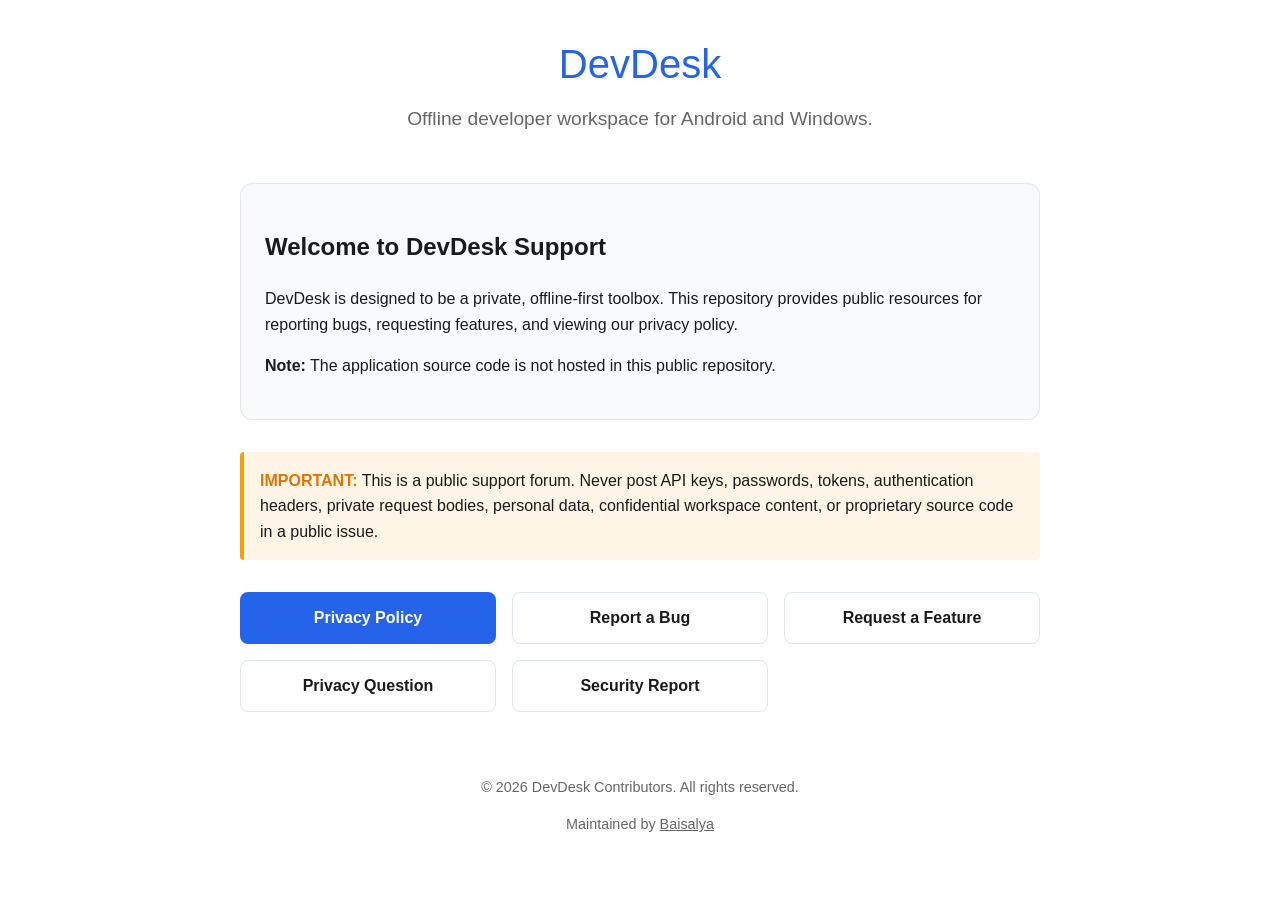
<file: docs/index.html>
<!DOCTYPE html>
<html lang="en">
<head>
    <meta charset="UTF-8">
    <meta name="viewport" content="width=device-width, initial-scale=1.0">
    <title>DevDesk Support</title>
    <link rel="stylesheet" href="styles.css">
</head>
<body>
    <div class="container">
        <header>
            <div class="brand">DevDesk</div>
            <div class="tagline">Offline developer workspace for Android and Windows.</div>
        </header>

        <section class="card">
            <h2>Welcome to DevDesk Support</h2>
            <p>DevDesk is designed to be a private, offline-first toolbox. This repository provides public resources for reporting bugs, requesting features, and viewing our privacy policy.</p>
            <p><strong>Note:</strong> The application source code is not hosted in this public repository.</p>
        </section>

        <div class="warning">
            <strong>IMPORTANT:</strong> This is a public support forum. Never post API keys, passwords, tokens, authentication headers, private request bodies, personal data, confidential workspace content, or proprietary source code in a public issue.
        </div>

        <div class="button-grid">
            <a href="privacy-policy.html" class="btn btn-primary">Privacy Policy</a>
            <a href="https://github.com/Baisalya/devdesk-support/issues/new?template=bug_report.yml" class="btn btn-outline" rel="noopener noreferrer">Report a Bug</a>
            <a href="https://github.com/Baisalya/devdesk-support/issues/new?template=feature_request.yml" class="btn btn-outline" rel="noopener noreferrer">Request a Feature</a>
            <a href="https://github.com/Baisalya/devdesk-support/issues/new?template=privacy_question.yml" class="btn btn-outline" rel="noopener noreferrer">Privacy Question</a>
            <a href="https://github.com/Baisalya/devdesk-support/security/advisories/new" class="btn btn-outline" rel="noopener noreferrer">Security Report</a>
        </div>

        <footer>
            <p>&copy; 2026 DevDesk Contributors. All rights reserved.</p>
            <p>Maintained by <a href="https://github.com/Baisalya" style="color: var(--muted-text);">Baisalya</a></p>
        </footer>
    </div>
</body>
</html>
</file>
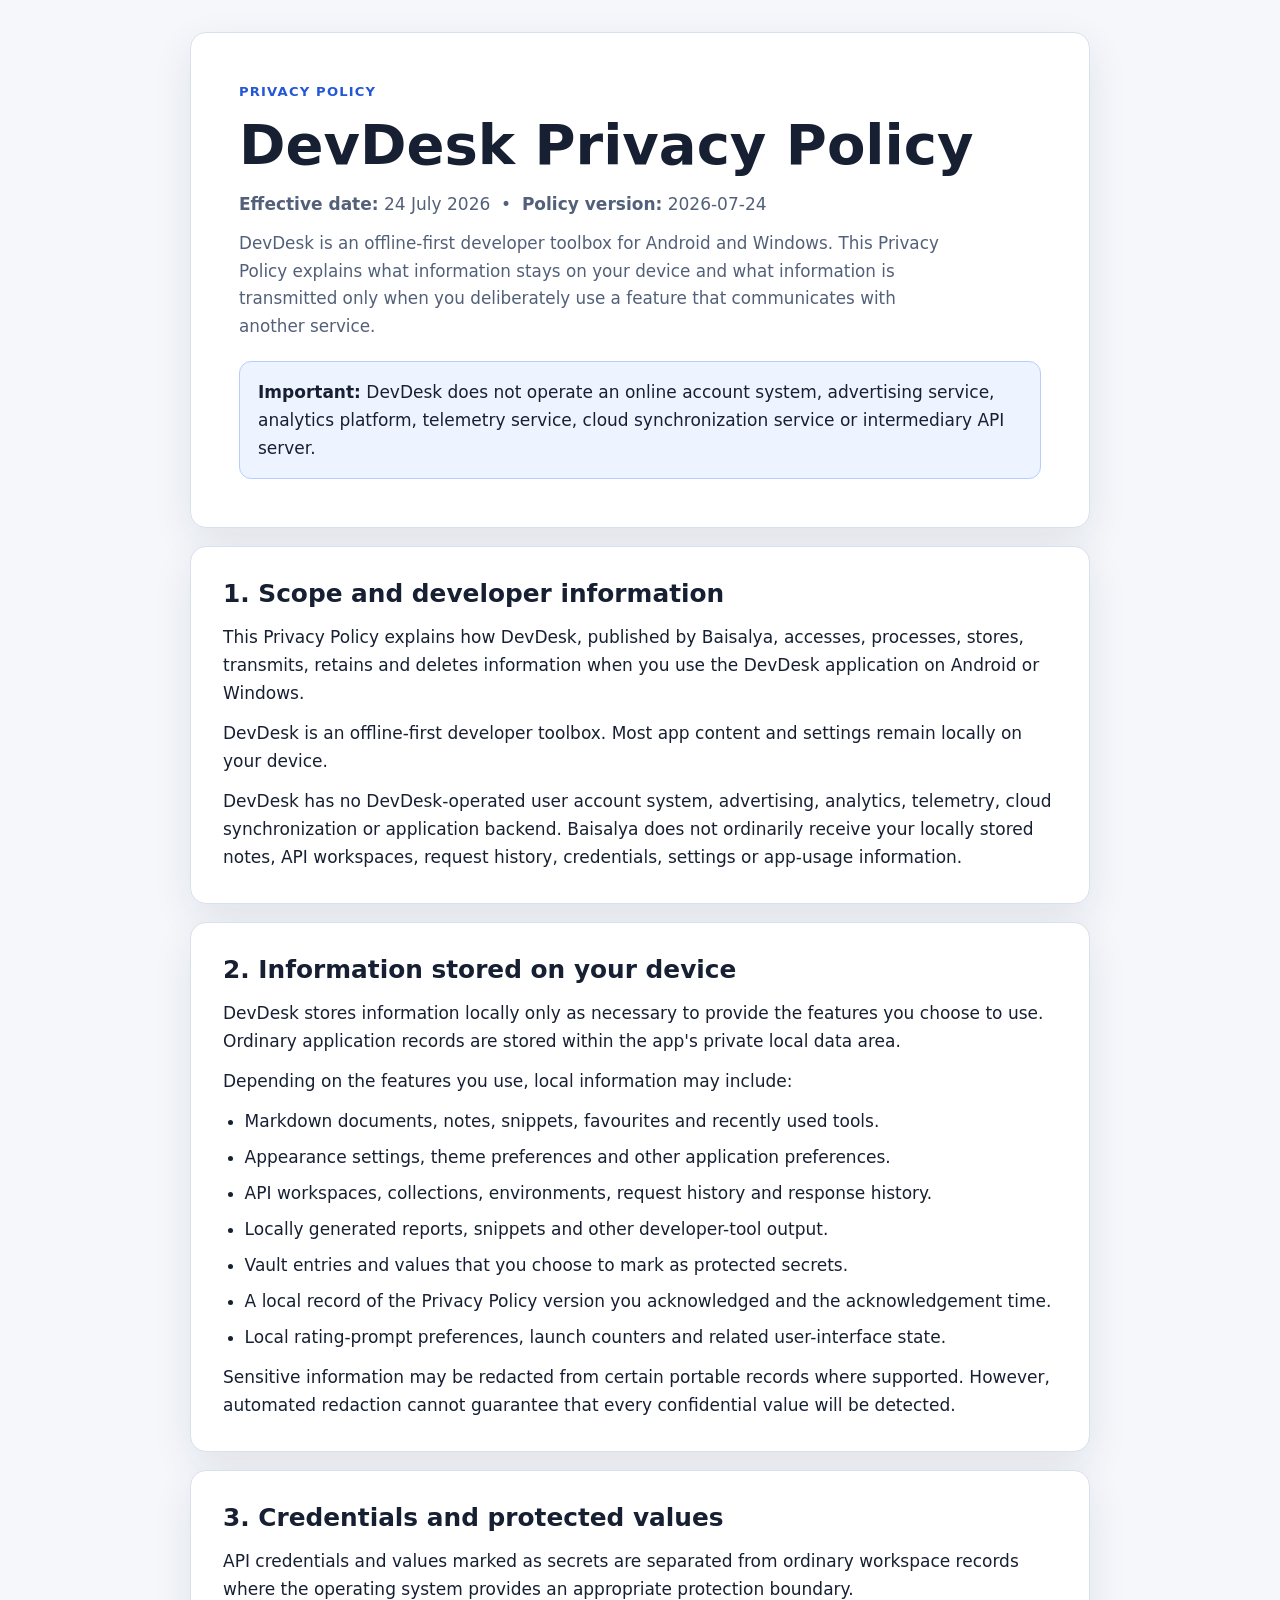
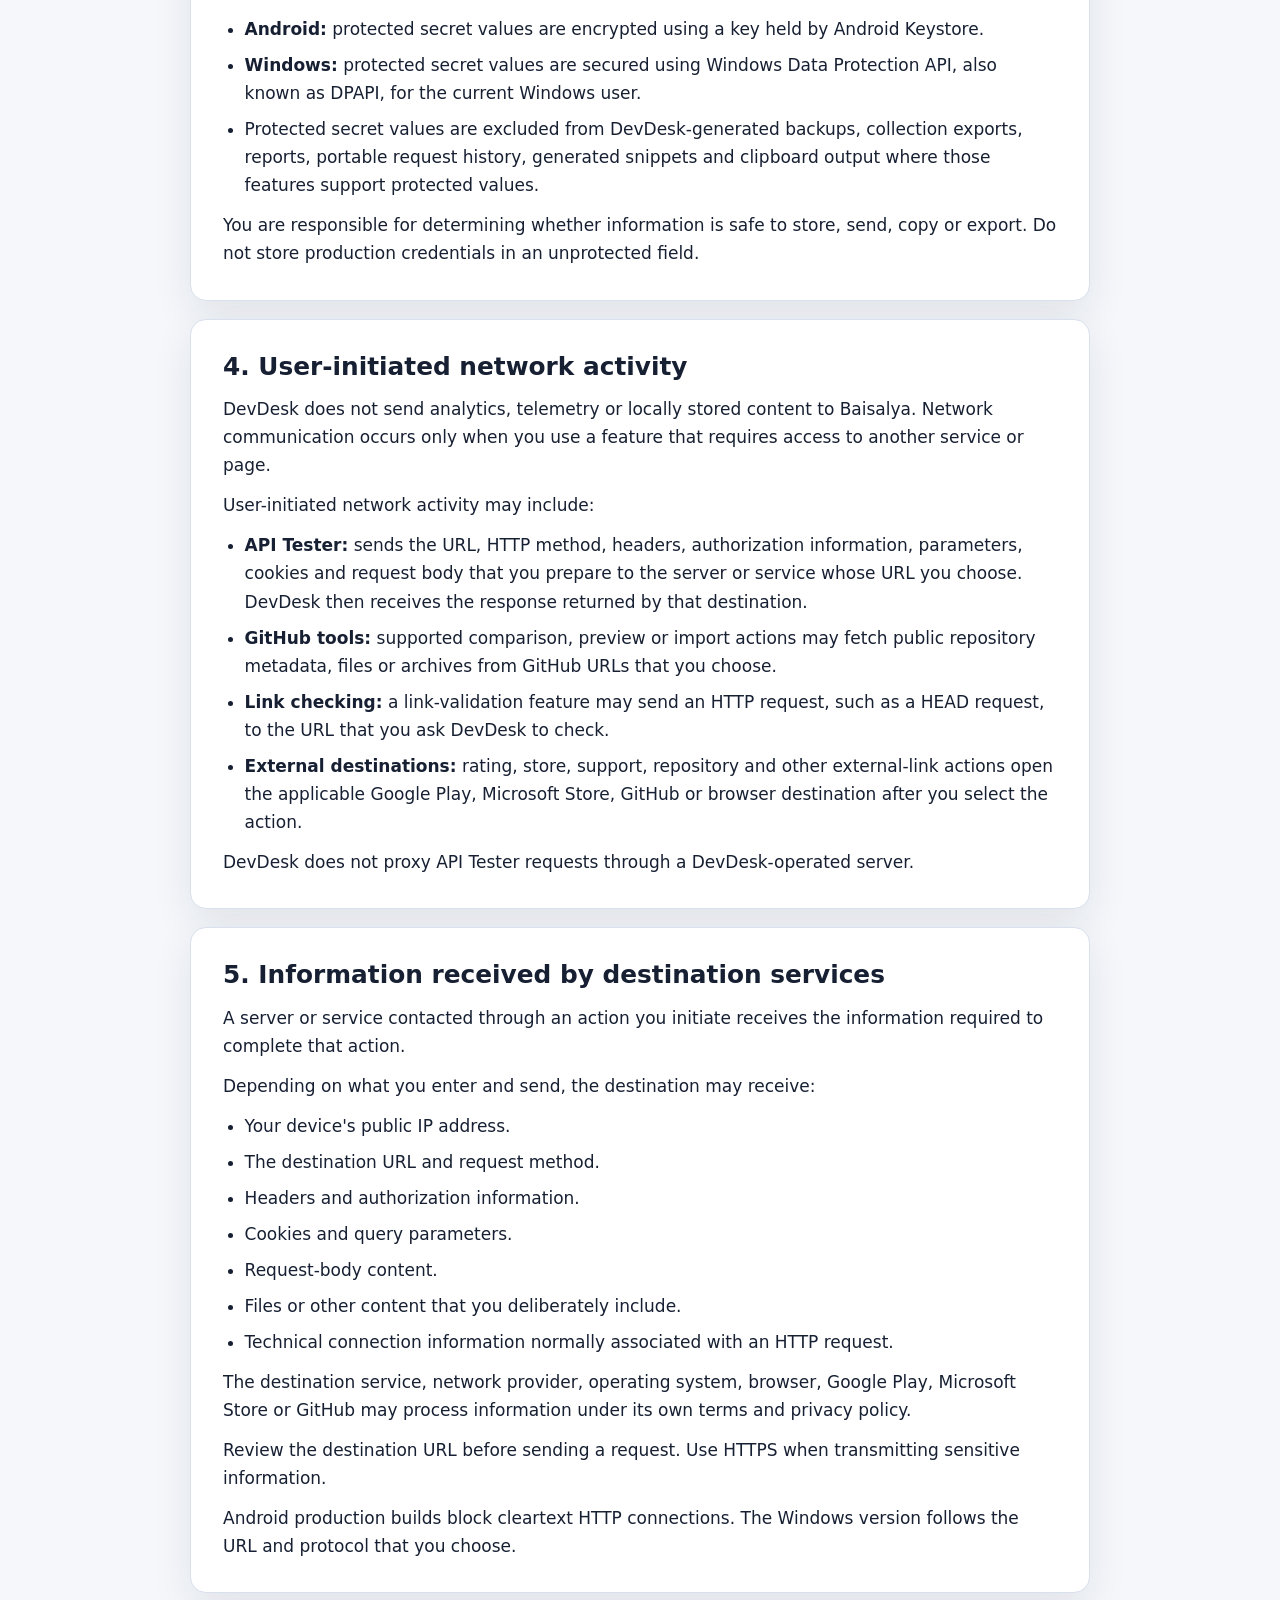
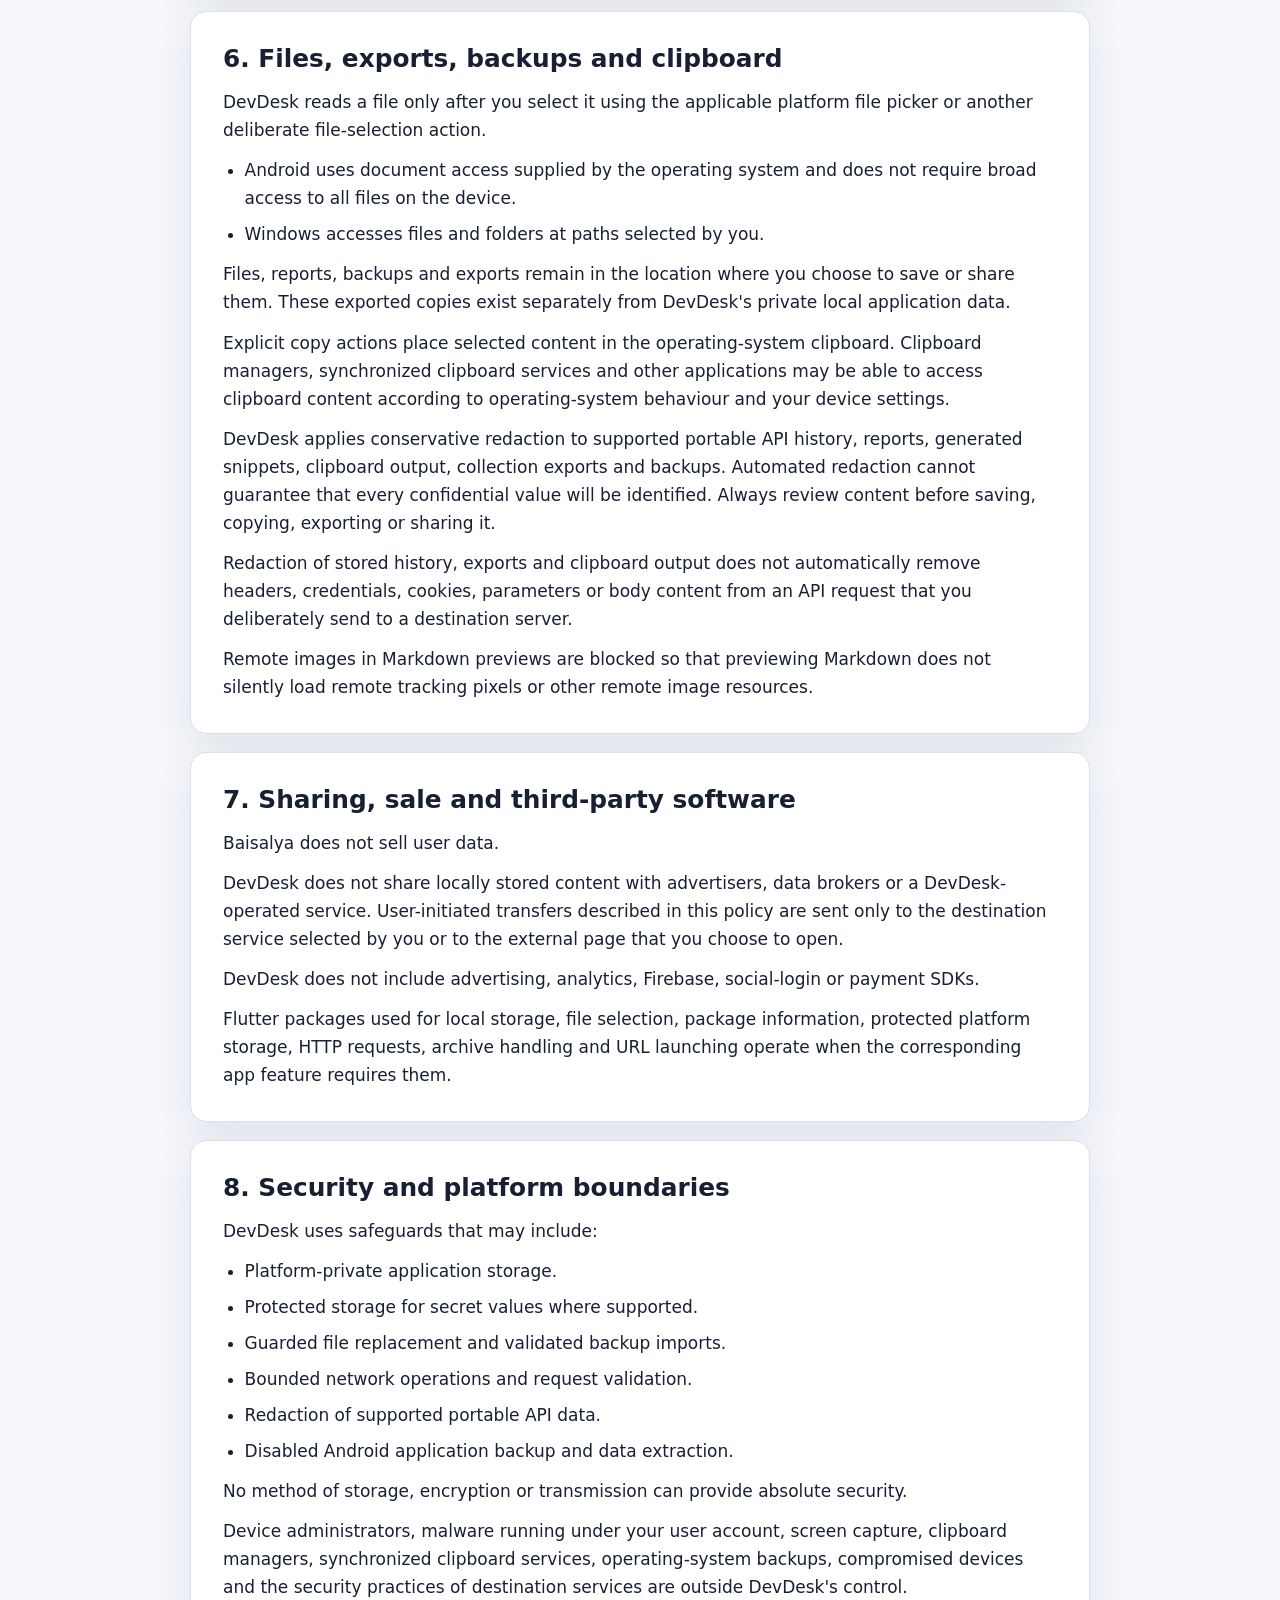
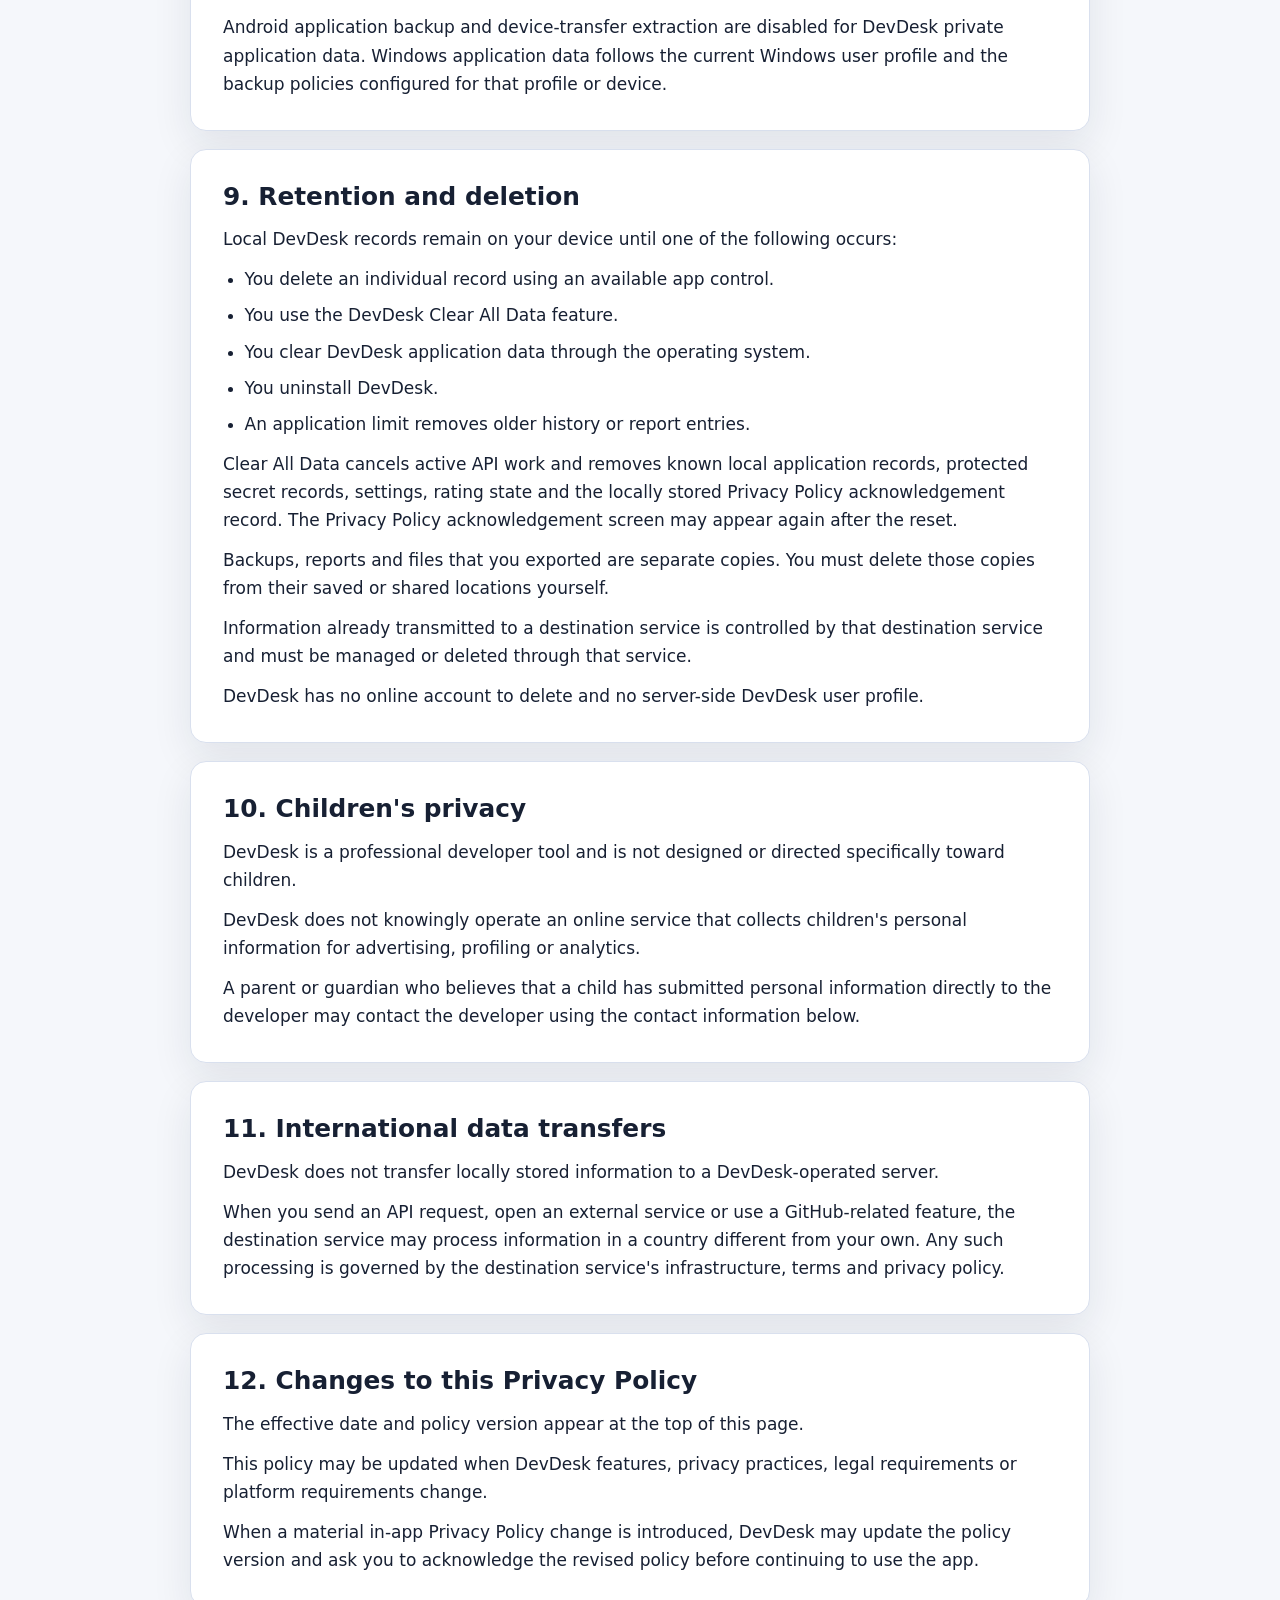
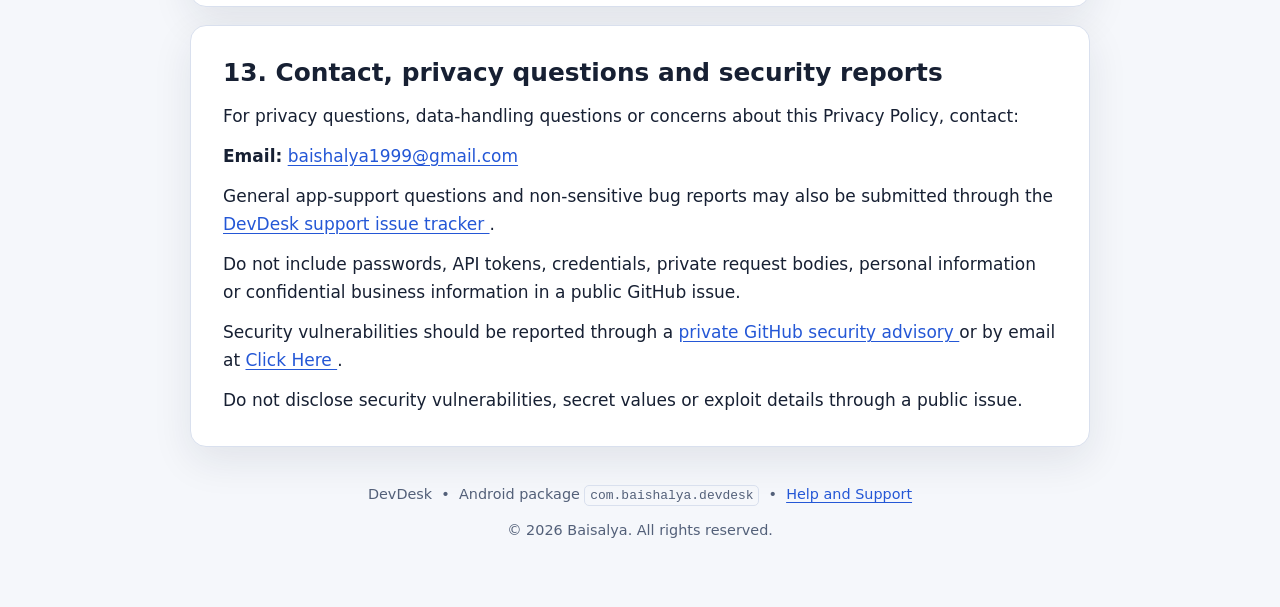
<file: docs/privacy-policy.html>
<!doctype html>
<html lang="en">
<head>
  <meta charset="utf-8">

  <meta
    name="viewport"
    content="width=device-width, initial-scale=1"
  >

  <meta
    name="description"
    content="Privacy Policy for the DevDesk offline-first developer toolbox for Android and Windows."
  >

  <meta name="color-scheme" content="light dark">

  <title>DevDesk Privacy Policy</title>

  <style>
    :root {
      color-scheme: light dark;

      --page: #f5f7fb;
      --surface: #ffffff;
      --text: #172033;
      --muted: #536079;
      --accent: #2457d6;
      --border: #d9e0ee;
      --notice: #eef4ff;
      --notice-border: #b8ccff;
      --shadow: 0 14px 40px rgba(23, 32, 51, 0.09);
    }

    @media (prefers-color-scheme: dark) {
      :root {
        --page: #0b101a;
        --surface: #131b29;
        --text: #edf2ff;
        --muted: #aebbd2;
        --accent: #8fb0ff;
        --border: #2b3850;
        --notice: #17243d;
        --notice-border: #385a9c;
        --shadow: 0 14px 40px rgba(0, 0, 0, 0.28);
      }
    }

    * {
      box-sizing: border-box;
    }

    html {
      scroll-behavior: smooth;
    }

    body {
      margin: 0;
      background: var(--page);
      color: var(--text);
      font-family:
        Inter,
        ui-sans-serif,
        system-ui,
        -apple-system,
        BlinkMacSystemFont,
        "Segoe UI",
        sans-serif;
      font-size: 17px;
      line-height: 1.65;
    }

    main {
      width: min(900px, calc(100% - 32px));
      margin: 32px auto 64px;
    }

    header,
    section {
      background: var(--surface);
      border: 1px solid var(--border);
      border-radius: 16px;
      box-shadow: var(--shadow);
    }

    header {
      padding: clamp(24px, 5vw, 48px);
    }

    section {
      margin-top: 18px;
      padding: clamp(20px, 4vw, 32px);
      scroll-margin-top: 20px;
    }

    .eyebrow {
      margin: 0 0 8px;
      color: var(--accent);
      font-size: 0.82rem;
      font-weight: 750;
      letter-spacing: 0.09em;
      text-transform: uppercase;
    }

    h1,
    h2 {
      line-height: 1.2;
    }

    h1 {
      margin: 0;
      font-size: clamp(2rem, 6vw, 3.5rem);
    }

    h2 {
      margin: 0 0 14px;
      font-size: clamp(1.25rem, 3vw, 1.55rem);
    }

    p {
      margin: 12px 0 0;
    }

    ul {
      margin: 12px 0 0;
      padding-left: 1.35rem;
    }

    li + li {
      margin-top: 8px;
    }

    .meta,
    .summary {
      color: var(--muted);
    }

    .meta {
      margin-top: 12px;
    }

    .summary {
      max-width: 720px;
      font-size: 1.05rem;
    }

    .notice {
      margin-top: 20px;
      padding: 16px 18px;
      background: var(--notice);
      border: 1px solid var(--notice-border);
      border-radius: 12px;
    }

    .notice p {
      margin: 0;
    }

    code {
      padding: 0.12rem 0.3rem;
      border: 1px solid var(--border);
      border-radius: 5px;
      font-family:
        "Cascadia Code",
        "SFMono-Regular",
        Consolas,
        monospace;
      font-size: 0.9em;
    }

    a {
      color: var(--accent);
      text-underline-offset: 3px;
    }

    a:hover {
      text-decoration-thickness: 2px;
    }

    a:focus-visible {
      outline: 3px solid var(--accent);
      outline-offset: 4px;
      border-radius: 3px;
    }

    footer {
      padding: 24px 4px 0;
      color: var(--muted);
      font-size: 0.9rem;
      text-align: center;
    }

    @media (max-width: 420px) {
      body {
        font-size: 16px;
      }

      main {
        width: min(100% - 20px, 900px);
        margin-top: 10px;
      }

      header,
      section {
        border-radius: 12px;
      }
    }

    @media print {
      body {
        background: #ffffff;
        color: #000000;
      }

      main {
        width: 100%;
        margin: 0;
      }

      header,
      section {
        box-shadow: none;
        break-inside: avoid;
      }

      a {
        color: #000000;
      }

      .notice {
        background: #ffffff;
        border-color: #777777;
      }
    }
  </style>
</head>

<body>
  <main>
    <header>
      <p class="eyebrow">Privacy Policy</p>

      <h1>DevDesk Privacy Policy</h1>

      <p class="meta">
        <strong>Effective date:</strong>
        24 July 2026
        &nbsp;•&nbsp;
        <strong>Policy version:</strong>
        2026-07-24
      </p>

      <p class="summary">
        DevDesk is an offline-first developer toolbox for Android and
        Windows. This Privacy Policy explains what information stays on
        your device and what information is transmitted only when you
        deliberately use a feature that communicates with another
        service.
      </p>

      <div class="notice">
        <p>
          <strong>Important:</strong>
          DevDesk does not operate an online account system, advertising
          service, analytics platform, telemetry service, cloud
          synchronization service or intermediary API server.
        </p>
      </div>
    </header>

    <section id="scope">
      <h2>1. Scope and developer information</h2>

      <p>
        This Privacy Policy explains how DevDesk, published by Baisalya,
        accesses, processes, stores, transmits, retains and deletes
        information when you use the DevDesk application on Android or
        Windows.
      </p>

      <p>
        DevDesk is an offline-first developer toolbox. Most app content
        and settings remain locally on your device.
      </p>

      <p>
        DevDesk has no DevDesk-operated user account system, advertising,
        analytics, telemetry, cloud synchronization or application
        backend. Baisalya does not ordinarily receive your locally stored
        notes, API workspaces, request history, credentials, settings or
        app-usage information.
      </p>
    </section>

    <section id="local-data">
      <h2>2. Information stored on your device</h2>

      <p>
        DevDesk stores information locally only as necessary to provide
        the features you choose to use. Ordinary application records are
        stored within the app's private local data area.
      </p>

      <p>Depending on the features you use, local information may include:</p>

      <ul>
        <li>
          Markdown documents, notes, snippets, favourites and recently
          used tools.
        </li>

        <li>
          Appearance settings, theme preferences and other application
          preferences.
        </li>

        <li>
          API workspaces, collections, environments, request history and
          response history.
        </li>

        <li>
          Locally generated reports, snippets and other developer-tool
          output.
        </li>

        <li>
          Vault entries and values that you choose to mark as protected
          secrets.
        </li>

        <li>
          A local record of the Privacy Policy version you acknowledged
          and the acknowledgement time.
        </li>

        <li>
          Local rating-prompt preferences, launch counters and related
          user-interface state.
        </li>
      </ul>

      <p>
        Sensitive information may be redacted from certain portable
        records where supported. However, automated redaction cannot
        guarantee that every confidential value will be detected.
      </p>
    </section>

    <section id="secrets">
      <h2>3. Credentials and protected values</h2>

      <p>
        API credentials and values marked as secrets are separated from
        ordinary workspace records where the operating system provides an
        appropriate protection boundary.
      </p>

      <ul>
        <li>
          <strong>Android:</strong>
          protected secret values are encrypted using a key held by
          Android Keystore.
        </li>

        <li>
          <strong>Windows:</strong>
          protected secret values are secured using Windows Data
          Protection API, also known as DPAPI, for the current Windows
          user.
        </li>

        <li>
          Protected secret values are excluded from DevDesk-generated
          backups, collection exports, reports, portable request history,
          generated snippets and clipboard output where those features
          support protected values.
        </li>
      </ul>

      <p>
        You are responsible for determining whether information is safe
        to store, send, copy or export. Do not store production credentials
        in an unprotected field.
      </p>
    </section>

    <section id="network">
      <h2>4. User-initiated network activity</h2>

      <p>
        DevDesk does not send analytics, telemetry or locally stored
        content to Baisalya. Network communication occurs only when you
        use a feature that requires access to another service or page.
      </p>

      <p>User-initiated network activity may include:</p>

      <ul>
        <li>
          <strong>API Tester:</strong>
          sends the URL, HTTP method, headers, authorization information,
          parameters, cookies and request body that you prepare to the
          server or service whose URL you choose. DevDesk then receives
          the response returned by that destination.
        </li>

        <li>
          <strong>GitHub tools:</strong>
          supported comparison, preview or import actions may fetch public
          repository metadata, files or archives from GitHub URLs that you
          choose.
        </li>

        <li>
          <strong>Link checking:</strong>
          a link-validation feature may send an HTTP request, such as a
          HEAD request, to the URL that you ask DevDesk to check.
        </li>

        <li>
          <strong>External destinations:</strong>
          rating, store, support, repository and other external-link
          actions open the applicable Google Play, Microsoft Store,
          GitHub or browser destination after you select the action.
        </li>
      </ul>

      <p>
        DevDesk does not proxy API Tester requests through a
        DevDesk-operated server.
      </p>
    </section>

    <section id="destinations">
      <h2>5. Information received by destination services</h2>

      <p>
        A server or service contacted through an action you initiate
        receives the information required to complete that action.
      </p>

      <p>
        Depending on what you enter and send, the destination may receive:
      </p>

      <ul>
        <li>Your device's public IP address.</li>
        <li>The destination URL and request method.</li>
        <li>Headers and authorization information.</li>
        <li>Cookies and query parameters.</li>
        <li>Request-body content.</li>
        <li>Files or other content that you deliberately include.</li>
        <li>Technical connection information normally associated with an HTTP request.</li>
      </ul>

      <p>
        The destination service, network provider, operating system,
        browser, Google Play, Microsoft Store or GitHub may process
        information under its own terms and privacy policy.
      </p>

      <p>
        Review the destination URL before sending a request. Use HTTPS
        when transmitting sensitive information.
      </p>

      <p>
        Android production builds block cleartext HTTP connections.
        The Windows version follows the URL and protocol that you choose.
      </p>
    </section>

    <section id="files">
      <h2>6. Files, exports, backups and clipboard</h2>

      <p>
        DevDesk reads a file only after you select it using the applicable
        platform file picker or another deliberate file-selection action.
      </p>

      <ul>
        <li>
          Android uses document access supplied by the operating system
          and does not require broad access to all files on the device.
        </li>

        <li>
          Windows accesses files and folders at paths selected by you.
        </li>
      </ul>

      <p>
        Files, reports, backups and exports remain in the location where
        you choose to save or share them. These exported copies exist
        separately from DevDesk's private local application data.
      </p>

      <p>
        Explicit copy actions place selected content in the
        operating-system clipboard. Clipboard managers, synchronized
        clipboard services and other applications may be able to access
        clipboard content according to operating-system behaviour and
        your device settings.
      </p>

      <p>
        DevDesk applies conservative redaction to supported portable API
        history, reports, generated snippets, clipboard output,
        collection exports and backups. Automated redaction cannot
        guarantee that every confidential value will be identified.
        Always review content before saving, copying, exporting or
        sharing it.
      </p>

      <p>
        Redaction of stored history, exports and clipboard output does
        not automatically remove headers, credentials, cookies,
        parameters or body content from an API request that you
        deliberately send to a destination server.
      </p>

      <p>
        Remote images in Markdown previews are blocked so that previewing
        Markdown does not silently load remote tracking pixels or other
        remote image resources.
      </p>
    </section>

    <section id="sharing">
      <h2>7. Sharing, sale and third-party software</h2>

      <p>
        Baisalya does not sell user data.
      </p>

      <p>
        DevDesk does not share locally stored content with advertisers,
        data brokers or a DevDesk-operated service. User-initiated
        transfers described in this policy are sent only to the
        destination service selected by you or to the external page that
        you choose to open.
      </p>

      <p>
        DevDesk does not include advertising, analytics, Firebase,
        social-login or payment SDKs.
      </p>

      <p>
        Flutter packages used for local storage, file selection, package
        information, protected platform storage, HTTP requests, archive
        handling and URL launching operate when the corresponding app
        feature requires them.
      </p>
    </section>

    <section id="security">
      <h2>8. Security and platform boundaries</h2>

      <p>DevDesk uses safeguards that may include:</p>

      <ul>
        <li>Platform-private application storage.</li>
        <li>Protected storage for secret values where supported.</li>
        <li>Guarded file replacement and validated backup imports.</li>
        <li>Bounded network operations and request validation.</li>
        <li>Redaction of supported portable API data.</li>
        <li>Disabled Android application backup and data extraction.</li>
      </ul>

      <p>
        No method of storage, encryption or transmission can provide
        absolute security.
      </p>

      <p>
        Device administrators, malware running under your user account,
        screen capture, clipboard managers, synchronized clipboard
        services, operating-system backups, compromised devices and the
        security practices of destination services are outside DevDesk's
        control.
      </p>

      <p>
        Android application backup and device-transfer extraction are
        disabled for DevDesk private application data. Windows
        application data follows the current Windows user profile and the
        backup policies configured for that profile or device.
      </p>
    </section>

    <section id="retention">
      <h2>9. Retention and deletion</h2>

      <p>
        Local DevDesk records remain on your device until one of the
        following occurs:
      </p>

      <ul>
        <li>You delete an individual record using an available app control.</li>
        <li>You use the DevDesk Clear All Data feature.</li>
        <li>You clear DevDesk application data through the operating system.</li>
        <li>You uninstall DevDesk.</li>
        <li>An application limit removes older history or report entries.</li>
      </ul>

      <p>
        Clear All Data cancels active API work and removes known local
        application records, protected secret records, settings, rating
        state and the locally stored Privacy Policy acknowledgement
        record. The Privacy Policy acknowledgement screen may appear
        again after the reset.
      </p>

      <p>
        Backups, reports and files that you exported are separate copies.
        You must delete those copies from their saved or shared locations
        yourself.
      </p>

      <p>
        Information already transmitted to a destination service is
        controlled by that destination service and must be managed or
        deleted through that service.
      </p>

      <p>
        DevDesk has no online account to delete and no server-side DevDesk
        user profile.
      </p>
    </section>

    <section id="children">
      <h2>10. Children's privacy</h2>

      <p>
        DevDesk is a professional developer tool and is not designed or
        directed specifically toward children.
      </p>

      <p>
        DevDesk does not knowingly operate an online service that
        collects children's personal information for advertising,
        profiling or analytics.
      </p>

      <p>
        A parent or guardian who believes that a child has submitted
        personal information directly to the developer may contact the
        developer using the contact information below.
      </p>
    </section>

    <section id="international">
      <h2>11. International data transfers</h2>

      <p>
        DevDesk does not transfer locally stored information to a
        DevDesk-operated server.
      </p>

      <p>
        When you send an API request, open an external service or use a
        GitHub-related feature, the destination service may process
        information in a country different from your own. Any such
        processing is governed by the destination service's
        infrastructure, terms and privacy policy.
      </p>
    </section>

    <section id="changes">
      <h2>12. Changes to this Privacy Policy</h2>

      <p>
        The effective date and policy version appear at the top of this
        page.
      </p>

      <p>
        This policy may be updated when DevDesk features, privacy
        practices, legal requirements or platform requirements change.
      </p>

      <p>
        When a material in-app Privacy Policy change is introduced,
        DevDesk may update the policy version and ask you to acknowledge
        the revised policy before continuing to use the app.
      </p>
    </section>

    <section id="contact">
      <h2>13. Contact, privacy questions and security reports</h2>

      <p>
        For privacy questions, data-handling questions or concerns about
        this Privacy Policy, contact:
      </p>

      <p>
        <strong>Email:</strong>
        <a href="mailto:baishalya1999@gmail.com">
          baishalya1999@gmail.com
        </a>
      </p>

      <p>
        General app-support questions and non-sensitive bug reports may
        also be submitted through the
        <a
          href="https://github.com/Baisalya/devdesk-support/issues"
          target="_blank"
          rel="noopener noreferrer"
        >
          DevDesk support issue tracker
        </a>.
      </p>

      <p>
        Do not include passwords, API tokens, credentials, private
        request bodies, personal information or confidential business
        information in a public GitHub issue.
      </p>

      <p>
        Security vulnerabilities should be reported through a
        <a
          href="https://github.com/Baisalya/devdesk-support/security/advisories/new"
          target="_blank"
          rel="noopener noreferrer"
        >
          private GitHub security advisory
        </a>
        or by email at
        <a href="mailto:baishalya1999@gmail.com ">
          Click Here
        </a>.
      </p>

      <p>
        Do not disclose security vulnerabilities, secret values or
        exploit details through a public issue.
      </p>
    </section>

    <footer>
      <p>
        DevDesk
        &nbsp;•&nbsp;
        Android package
        <code>com.baishalya.devdesk</code>
        &nbsp;•&nbsp;
        <a
          href="https://github.com/Baisalya/devdesk-support"
          target="_blank"
          rel="noopener noreferrer"
        >
          Help and Support
        </a>
      </p>

      <p>
        © 2026 Baisalya. All rights reserved.
      </p>
    </footer>
  </main>
</body>
</html>
</file>
<file: docs/styles.css>
:root {
    --bg-color: #ffffff;
    --text-color: #1a1a1a;
    --muted-text: #666666;
    --primary-color: #2563eb;
    --card-bg: #f8fafc;
    --border-color: #e2e8f0;
    --code-bg: #f1f5f9;
}

@media (prefers-color-scheme: dark) {
    :root {
        --bg-color: #0b0f14;
        --text-color: #e2e8f0;
        --muted-text: #94a3b8;
        --primary-color: #3b82f6;
        --card-bg: #1e293b;
        --border-color: #334155;
        --code-bg: #0f172a;
    }
}

body {
    font-family: -apple-system, BlinkMacSystemFont, "Segoe UI", Roboto, Helvetica, Arial, sans-serif;
    line-height: 1.6;
    color: var(--text-color);
    background-color: var(--bg-color);
    margin: 0;
    padding: 0;
}

.container {
    max-width: 800px;
    margin: 0 auto;
    padding: 2rem 1rem;
}

header {
    text-align: center;
    margin-bottom: 3rem;
}

h1, h2, h3 {
    font-weight: 800;
}

.brand {
    color: var(--primary-color);
    font-size: 2.5rem;
    margin-bottom: 0.5rem;
}

.tagline {
    color: var(--muted-text);
    font-size: 1.2rem;
}

.card {
    background-color: var(--card-bg);
    border: 1px solid var(--border-color);
    border-radius: 12px;
    padding: 1.5rem;
    margin-bottom: 1.5rem;
}

.button-grid {
    display: grid;
    grid-template-columns: repeat(auto-fit, minmax(200px, 1fr));
    gap: 1rem;
    margin-top: 2rem;
}

.btn {
    display: inline-flex;
    align-items: center;
    justify-content: center;
    padding: 0.75rem 1.5rem;
    border-radius: 8px;
    text-decoration: none;
    font-weight: 600;
    transition: background-color 0.2s;
}

.btn-primary {
    background-color: var(--primary-color);
    color: white;
}

.btn-primary:hover {
    filter: brightness(1.1);
}

.btn-outline {
    border: 1px solid var(--border-color);
    color: var(--text-color);
}

.btn-outline:hover {
    background-color: var(--code-bg);
}

.warning {
    background-color: rgba(245, 158, 11, 0.1);
    border-left: 4px solid #f59e0b;
    padding: 1rem;
    margin: 2rem 0;
    border-radius: 4px;
}

.warning strong {
    color: #d97706;
}

footer {
    text-align: center;
    margin-top: 4rem;
    color: var(--muted-text);
    font-size: 0.9rem;
}

section {
    margin-bottom: 2.5rem;
}

ul {
    padding-left: 1.5rem;
}

li {
    margin-bottom: 0.75rem;
}

.effective-date {
    font-size: 0.9rem;
    color: var(--muted-text);
    margin-bottom: 2rem;
}
</file>
